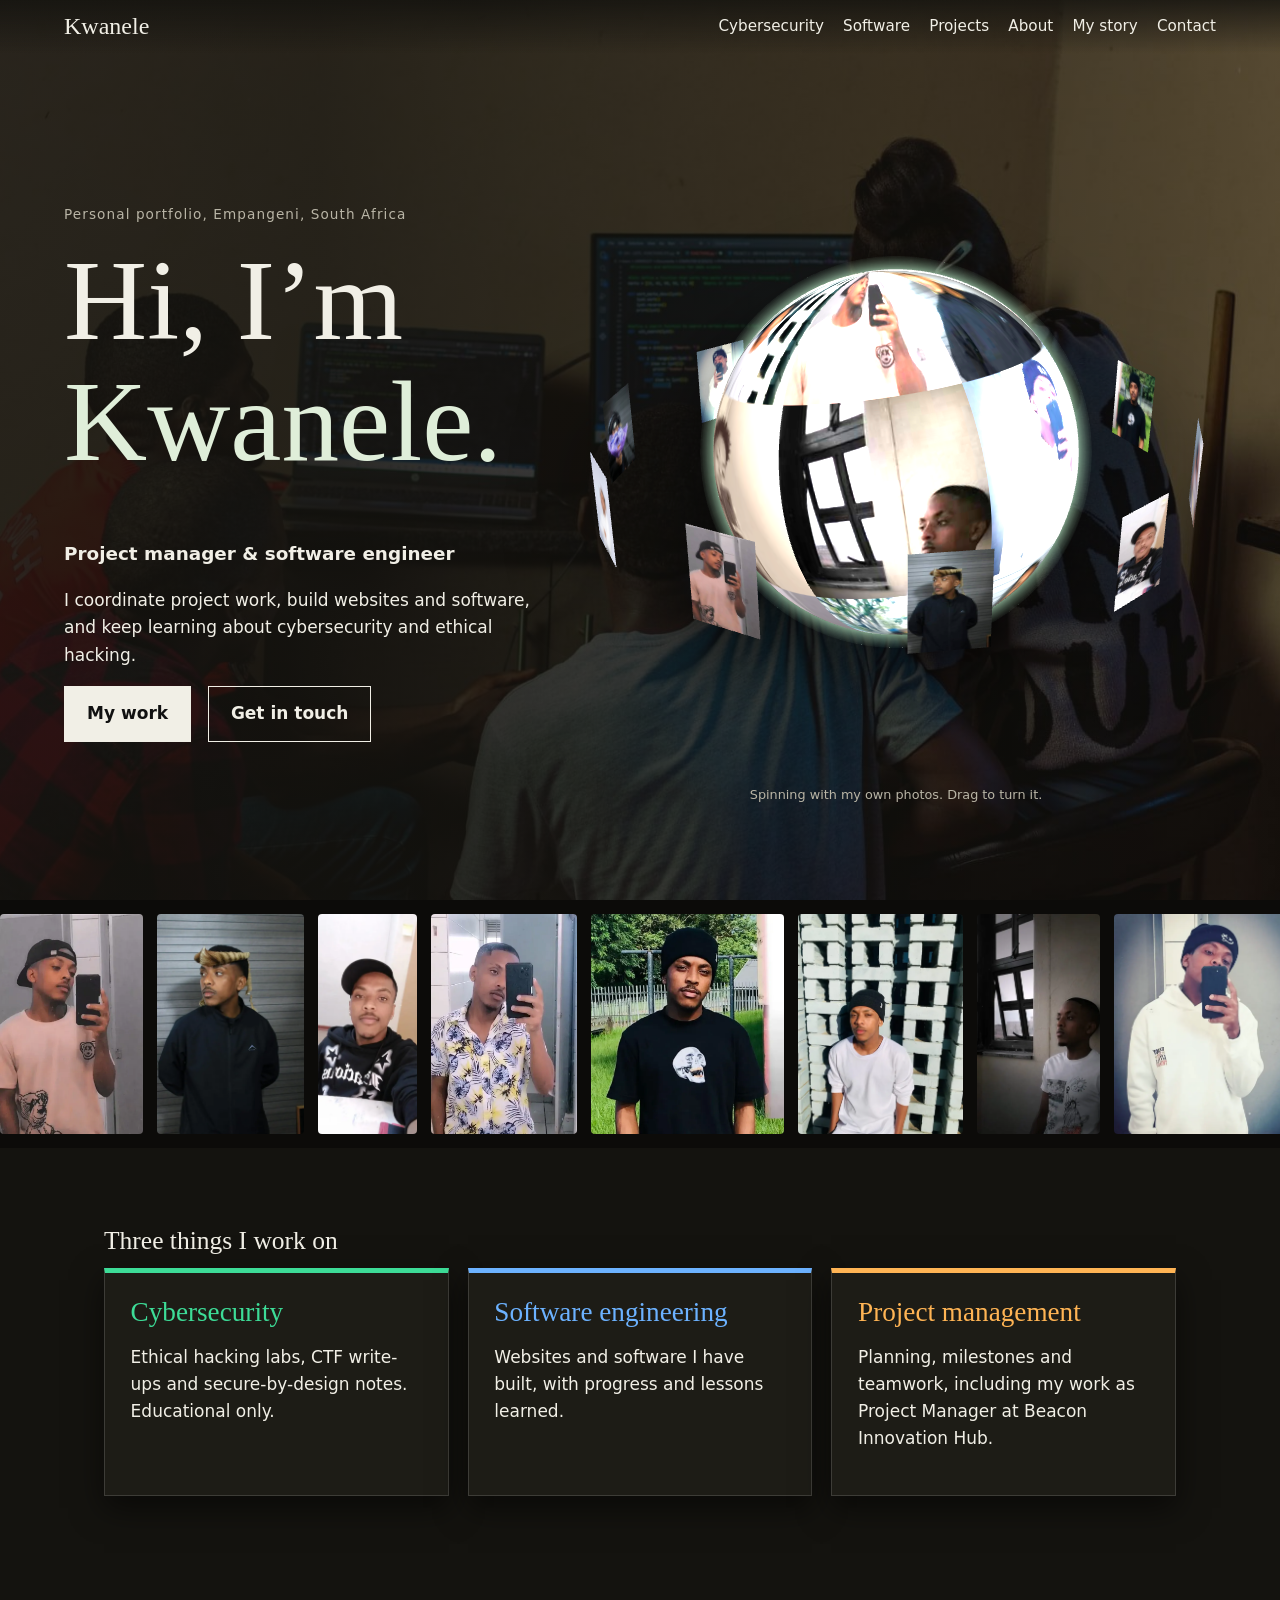
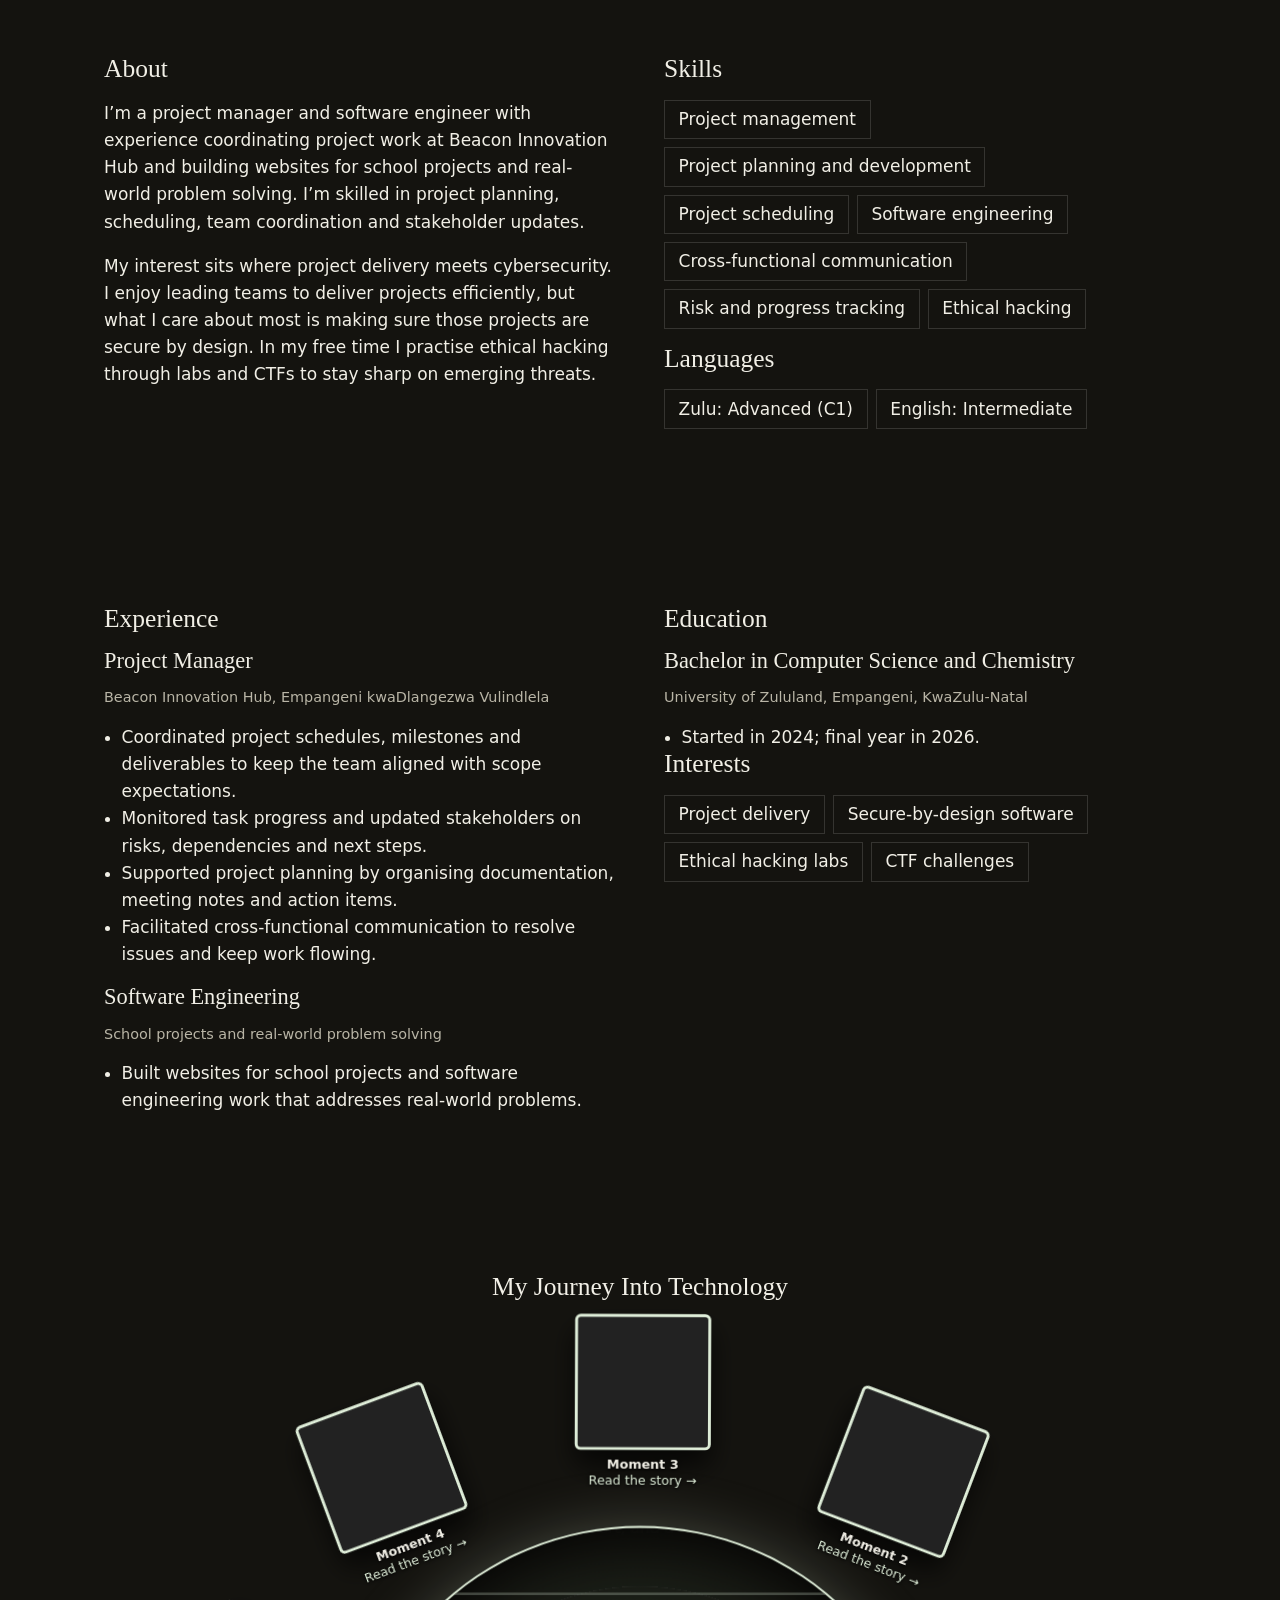
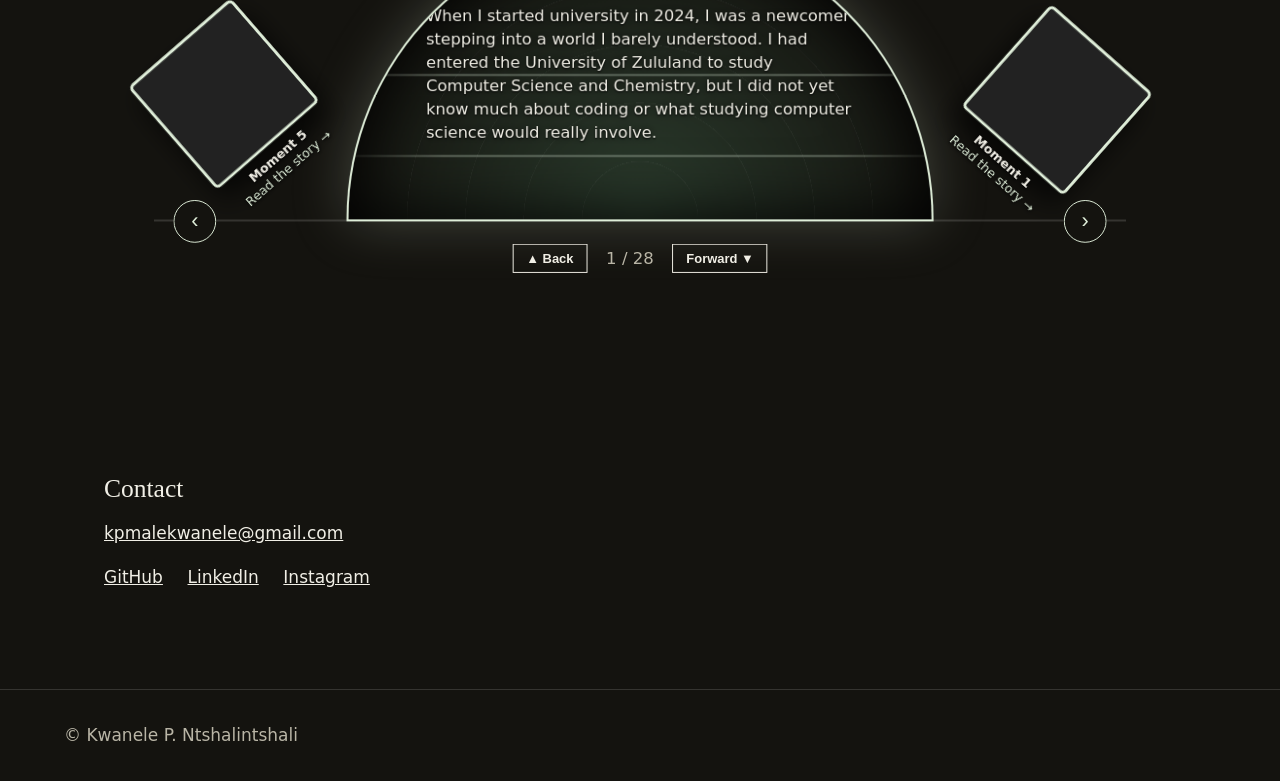
<file: index.html>
<!doctype html>
<html lang="en">
<head>
  <meta charset="utf-8">
  <meta name="viewport" content="width=device-width, initial-scale=1, viewport-fit=cover">
  <meta name="theme-color" content="#14130f">
  <meta name="description"
        content="Project manager, software engineer and ethical hacking learner in Empangeni, South Africa.">
  <link rel="icon" href="data:,">
  <title>Kwanele P. Ntshalintshali | Portfolio</title>

  <link rel="stylesheet" href="css/base.css">
  <link rel="stylesheet" href="css/background.css">
  <link rel="stylesheet" href="css/nav.css">
  <link rel="stylesheet" href="css/hero.css">
  <link rel="stylesheet" href="css/sections.css">
  <link rel="stylesheet" href="css/panels.css">
  <link rel="stylesheet" href="css/story.css">
  <link rel="stylesheet" href="css/mobile.css">
</head>

<body>
  <!-- Slowly drifting background (see css/background.css) -->
  <div class="bgfx" aria-hidden="true">
    <i class="bg-green"></i>
    <i class="bg-dark"></i>
    <i class="bg-photo"></i>
  </div>

  <a class="skip" href="#main">Skip to content</a>

  <!-- ================= TOP BAR ================= -->
  <header class="nav">
    <a class="brand" href="#/">Kwanele</a>
    <nav aria-label="Main">
      <a href="#/panel/cyber">Cybersecurity</a>
      <a href="#/panel/software">Software</a>
      <a href="#/panel/pm">Projects</a>
      <a href="#about">About</a>
      <a href="#timeline">My story</a>
      <a href="#contact">Contact</a>
    </nav>
  </header>

  <main id="main">

    <!-- ================= HOME ================= -->
    <div id="home">

      <!-- Hero -->
      <section class="hero">
        <div class="hero-copy">
          <p class="kicker">Personal portfolio, Empangeni, South Africa</p>
          <h1>Hi, I’m<br><span>Kwanele.</span></h1>
          <p class="role">Project manager &amp; software engineer</p>
          <p>
            I coordinate project work, build websites and software, and keep
            learning about cybersecurity and ethical hacking.
          </p>
          <p class="cta">
            <a class="btn" href="#panels">My work</a>
            <a class="btn ghost" href="#contact">Get in touch</a>
          </p>
        </div>

        <div class="globe-wrap">
          <div id="globe" role="img"
               aria-label="A spinning 3D globe covered in my photos, with photos orbiting it">
            <img src="assets/photos/01.webp" alt="Kwanele">
          </div>
          <noscript><p>Please enable JavaScript to see the 3D globe.</p></noscript>
          <p class="hint">Spinning with my own photos. Drag to turn it.</p>
        </div>
      </section>

      <!-- Photo strip -->
      <section class="strip" aria-label="Photos of Kwanele">
        <div class="track" id="track"></div>
      </section>

      <!-- The three panels -->
      <section id="panels" class="wrap">
        <h2>Three things I work on</h2>
        <div class="cards">
          <a class="card cyber" href="#/panel/cyber">
            <h3>Cybersecurity</h3>
            <p>Ethical hacking labs, CTF write-ups and secure-by-design notes. Educational only.</p>
          </a>
          <a class="card software" href="#/panel/software">
            <h3>Software engineering</h3>
            <p>Websites and software I have built, with progress and lessons learned.</p>
          </a>
          <a class="card pm" href="#/panel/pm">
            <h3>Project management</h3>
            <p>Planning, milestones and teamwork, including my work as Project Manager at Beacon Innovation Hub.</p>
          </a>
        </div>
      </section>

      <!-- About (filled by js/profile.js) -->
      <section id="about" class="wrap two">
        <div>
          <h2>About</h2>
          <div id="aboutText"></div>
        </div>
        <div>
          <h2>Skills</h2>
          <ul class="chips" id="skillsList"></ul>
          <h2>Languages</h2>
          <ul class="chips" id="langList"></ul>
        </div>
      </section>

      <!-- Experience and education (filled by js/profile.js) -->
      <section id="experience" class="wrap two">
        <div>
          <h2>Experience</h2>
          <div class="entries" id="expList"></div>
        </div>
        <div>
          <h2>Education</h2>
          <div class="entries" id="eduList"></div>
          <h2>Interests</h2>
          <ul class="chips" id="intList"></ul>
        </div>
      </section>

      <!-- My story: rolling half globe + moment cards (js/journey.js) -->
      <section id="timeline" class="wrap journey">
        <h2 id="jTitle">My story</h2>
        <div id="jStage"></div>
        <div class="sr-only" id="jFull"></div>
      </section>

      <!-- Contact -->
      <section id="contact" class="wrap">
        <h2>Contact</h2>
        <p><a href="mailto:kpmalekwanele@gmail.com">kpmalekwanele@gmail.com</a></p>
        <p class="links">
          <a href="https://github.com/kaypee-byte" rel="noopener">GitHub</a>
          <a href="https://www.linkedin.com/in/mr-kwanele-p-ntshalintshali-8764363b4/"
             rel="noopener">LinkedIn</a>
          <a href="https://www.instagram.com/kai_m3ch/" rel="noopener">Instagram</a>
        </p>
      </section>
    </div>

    <!-- Panel, post and moment pages are drawn here (js/views.js) -->
    <section id="view" class="wrap" hidden></section>
  </main>

  <footer>© Kwanele P. Ntshalintshali</footer>

  <!-- ================= PHONE TOOLBAR ================= -->
  <nav class="toolbar" id="toolbar" aria-label="Quick navigation">
    <a href="#/" data-nav="home">
      <svg viewBox="0 0 24 24" aria-hidden="true"><path d="M3 11l9-8 9 8M5 10v10h14V10"/></svg>
      <span>Home</span>
    </a>
    <a href="#/panel/cyber" data-nav="cyber">
      <svg viewBox="0 0 24 24" aria-hidden="true"><path d="M12 3l8 3v6c0 5-3.5 8-8 9-4.5-1-8-4-8-9V6z"/></svg>
      <span>Cyber</span>
    </a>
    <a href="#/panel/software" data-nav="software">
      <svg viewBox="0 0 24 24" aria-hidden="true"><path d="M8 8l-5 4 5 4M16 8l5 4-5 4M14 5l-4 14"/></svg>
      <span>Software</span>
    </a>
    <a href="#/panel/pm" data-nav="pm">
      <svg viewBox="0 0 24 24" aria-hidden="true"><path d="M3 8h18v12H3zM9 8V5h6v3M3 13h18"/></svg>
      <span>Projects</span>
    </a>
    <button type="button" id="menuBtn" data-nav="more"
            aria-expanded="false" aria-controls="sheet">
      <svg viewBox="0 0 24 24" aria-hidden="true"><path d="M4 7h16M4 12h16M4 17h16"/></svg>
      <span>Menu</span>
    </button>
  </nav>

  <!-- Menu sheet: every page and link -->
  <div class="sheet" id="sheet" role="dialog" aria-label="All pages" aria-hidden="true">
    <div class="sheet-backdrop" data-close></div>
    <div class="sheet-panel">
      <button type="button" class="sheet-close" data-close aria-label="Close menu">✕</button>
      <h2>Menu</h2>
      <ul class="sheet-links">
        <li><a href="#/">Home</a></li>
        <li><a class="cyber" href="#/panel/cyber">Cybersecurity</a></li>
        <li><a class="software" href="#/panel/software">Software</a></li>
        <li><a class="pm" href="#/panel/pm">Projects</a></li>
        <li><a href="#about">About</a></li>
        <li><a href="#experience">Experience</a></li>
        <li><a href="#timeline">My story</a></li>
        <li><a href="#contact">Contact</a></li>
      </ul>
      <div class="sheet-social">
        <a href="https://github.com/kaypee-byte" rel="noopener">GitHub</a>
        <a href="https://www.linkedin.com/in/kwanele-ntshalintshali-8764363b4" rel="noopener">LinkedIn</a>
        <a href="https://www.instagram.com/kai_m3ch/" rel="noopener">Instagram</a>
        <a href="mailto:kpmalekwanele@gmail.com">Email</a>
      </div>
    </div>
  </div>

  <!-- Optional: show your own video on the hero globe (see README) -->
  <!-- <script>window.SITE_VIDEO = "assets/video/hero.mp4";</script> -->

  <!-- Libraries and data -->
  <script src="assets/vendor/three.min.js"></script>
  <script src="config.js"></script>
  <script src="assets/photos-data.js"></script>
  <script src="js/defaults.js"></script>
  <script src="js/moments-data.js"></script>

  <!-- Site code (order matters) -->
  <script src="js/utils.js"></script>
  <script src="js/transparent.js"></script>
  <script src="js/data.js"></script>
  <script src="js/photo-strip.js"></script>
  <script src="js/hero-globe.js"></script>
  <script src="js/profile.js"></script>
  <script src="js/moments.js"></script>
  <script src="js/story-dome.js"></script>
  <script src="js/journey.js"></script>
  <script src="js/views.js"></script>
  <script src="js/toolbar.js"></script>
  <script src="js/main.js"></script>
</body>
</html>
</file>
<file: css/base.css>
/* ==========================================================
   BASE: colours, reset, typography, buttons, small helpers
   ========================================================== */

:root {
  --bg: #14130f;
  --card: #1d1c16;
  --ink: #f1efe6;
  --mute: #b9b5a6;
  --line: #ffffff24;
  --sage: #dfeed9;
  --cyber: #3ddc97;
  --software: #6cb2ff;
  --pm: #ffb454;
  --a: var(--sage); /* accent colour of the current panel */
  color-scheme: dark;
}

* {
  box-sizing: border-box;
}

html {
  scroll-behavior: smooth;
  scroll-padding-top: 70px;
}

body {
  margin: 0;
  background: var(--bg);
  color: var(--ink);
  font: 17px/1.6 "Source Sans 3", system-ui, sans-serif;
}

h1,
h2,
h3,
.brand {
  font-family: "Newsreader", Georgia, serif;
  font-weight: 500;
  line-height: 1.05;
  margin: 0 0 0.5em;
}

a {
  color: inherit;
}

a:focus-visible,
button:focus-visible {
  outline: 3px solid var(--sage);
  outline-offset: 3px;
}

/* ---------- Accessibility helpers ---------- */

.skip {
  position: absolute;
  left: -999px;
}

.skip:focus {
  left: 8px;
  top: 8px;
  background: #fff;
  color: #000;
  padding: 8px;
  z-index: 99;
}

.sr-only {
  position: absolute;
  width: 1px;
  height: 1px;
  overflow: hidden;
  clip: rect(0 0 0 0);
  white-space: nowrap;
}

/* ---------- Buttons ---------- */

.btn {
  display: inline-block;
  padding: 0.8em 1.3em;
  background: var(--ink);
  color: #111;
  text-decoration: none;
  font-weight: 600;
  border: 1px solid var(--ink);
  margin-right: 0.7rem;
  transition: transform 0.2s;
  cursor: pointer;
}

.btn.ghost {
  background: transparent;
  color: var(--ink);
}

.btn:hover {
  transform: translateY(-3px);
}

/* ---------- Small text styles ---------- */

.meta {
  color: var(--mute);
  font-size: 0.9rem;
}

.note {
  background: #ffffff10;
  padding: 0.8rem 1rem;
  border-left: 4px solid var(--a);
}

.badge {
  border: 1px solid var(--a);
  color: var(--a);
  padding: 0 0.5em;
  font-size: 0.8rem;
}

.ph {
  border: 1px dashed var(--pm);
  color: var(--pm);
  padding: 0.3em 0.6em;
}

/* ---------- Panel accent colours ---------- */

.cyber { --a: var(--cyber); }
.software { --a: var(--software); }
.pm { --a: var(--pm); }

/* ---------- Respect "reduce motion" ---------- */

@media (prefers-reduced-motion: reduce) {
  * {
    animation: none !important;
    transition: none !important;
    scroll-behavior: auto !important;
  }
}
</file>
<file: css/background.css>
/* ==========================================================
   BACKGROUND: a very slow, seamless drift between the colours
   and the team photo that the site already uses.
   Every animation starts and ends on the same state, so the
   loop never jumps, flashes or resets.
   ========================================================== */

.bgfx {
  position: fixed;
  inset: 0;
  z-index: -1;
  pointer-events: none;
  overflow: hidden;
  background: #14130f;
}

.bgfx i {
  position: absolute;
  inset: -12%;
  opacity: 0;
  will-change: opacity, transform;
}

.bg-green {
  background: radial-gradient(ellipse at 18% 25%, #2c3d2e 0, transparent 62%);
  animation: bg-drift 80s ease-in-out infinite;
}

.bg-dark {
  background:
    radial-gradient(ellipse at 85% 75%, #1d1c16 0, transparent 60%),
    radial-gradient(ellipse at 50% 100%, #0c0b09 0, transparent 55%);
  animation: bg-drift 80s ease-in-out -40s infinite;
}

.bg-photo {
  background: url(../assets/team.jpg) center / cover;
  filter: blur(10px) saturate(0.7);
  animation: bg-photo 80s ease-in-out -20s infinite;
}

@keyframes bg-drift {
  0%, 100% {
    opacity: 0;
    transform: translate3d(-3%, -2%, 0) scale(1);
  }
  50% {
    opacity: 0.85;
    transform: translate3d(3%, 2%, 0) scale(1.1);
  }
}

@keyframes bg-photo {
  0%, 100% { opacity: 0; }
  50% { opacity: 0.1; }
}
</file>
<file: css/nav.css>
/* ==========================================================
   NAVIGATION: top bar (all screens) + bottom toolbar (phones)
   ========================================================== */

/* ---------- Top bar ---------- */

.nav {
  position: fixed;
  inset: 0 0 auto;
  z-index: 20;
  display: flex;
  justify-content: space-between;
  align-items: center;
  padding: 14px 5vw;
  background: linear-gradient(#14130fcc, #14130f00);
}

.nav nav {
  display: flex;
  gap: 1.2rem;
  flex-wrap: wrap;
  font-size: 0.95rem;
}

.nav a {
  text-decoration: none;
}

.brand {
  font-size: 1.5rem;
  margin: 0;
}

/* ---------- Bottom toolbar (hidden on large screens) ---------- */

.toolbar,
.sheet {
  display: none;
}

@media (max-width: 760px) {
  .nav {
    background: #14130ff2;
    border-bottom: 1px solid var(--line);
    backdrop-filter: blur(8px);
  }

  .nav nav {
    display: none;
  }

  .toolbar {
    position: fixed;
    left: 0;
    right: 0;
    bottom: 0;
    z-index: 40;
    display: grid;
    grid-template-columns: repeat(5, 1fr);
    padding: 6px 4px calc(6px + env(safe-area-inset-bottom));
    background: #14130ff4;
    border-top: 1px solid var(--line);
    backdrop-filter: blur(8px);
  }

  .toolbar a,
  .toolbar button {
    position: relative;
    display: flex;
    flex-direction: column;
    align-items: center;
    justify-content: center;
    gap: 3px;
    min-height: 54px;
    padding: 4px 0;
    border: 0;
    background: none;
    color: var(--mute);
    font: 600 11px/1.1 "Source Sans 3", system-ui, sans-serif;
    text-decoration: none;
    cursor: pointer;
  }

  .toolbar svg {
    width: 24px;
    height: 24px;
    fill: none;
    stroke: currentColor;
    stroke-width: 1.8;
    stroke-linecap: round;
    stroke-linejoin: round;
  }

  .toolbar [aria-current="page"] {
    color: var(--a);
  }

  .toolbar [aria-current="page"]::before {
    content: "";
    position: absolute;
    top: -7px;
    width: 28px;
    height: 3px;
    border-radius: 2px;
    background: var(--a);
  }

  .toolbar [data-nav="home"] { --a: var(--sage); }
  .toolbar [data-nav="more"] { --a: var(--sage); }
  .toolbar [data-nav="cyber"] { --a: var(--cyber); }
  .toolbar [data-nav="software"] { --a: var(--software); }
  .toolbar [data-nav="pm"] { --a: var(--pm); }
}

/* ---------- Menu sheet (slides up from the toolbar) ---------- */

@media (max-width: 760px) {
  .sheet {
    display: block;
    position: fixed;
    inset: 0;
    z-index: 50;
    visibility: hidden;
    pointer-events: none;
    transition: visibility 0s 0.28s;
  }

  .sheet.open {
    visibility: visible;
    pointer-events: auto;
    transition-delay: 0s;
  }

  .sheet-backdrop {
    position: absolute;
    inset: 0;
    background: #000a;
    opacity: 0;
    transition: opacity 0.28s;
  }

  .sheet.open .sheet-backdrop {
    opacity: 1;
  }

  .sheet-panel {
    position: absolute;
    left: 0;
    right: 0;
    bottom: 0;
    max-height: 85vh;
    overflow-y: auto;
    padding: 20px 5vw calc(24px + env(safe-area-inset-bottom));
    background: var(--card);
    border-top: 2px solid var(--sage);
    border-radius: 18px 18px 0 0;
    transform: translateY(100%);
    transition: transform 0.28s ease-out;
  }

  .sheet.open .sheet-panel {
    transform: translateY(0);
  }

  .sheet h2 {
    font-size: 1.6rem;
  }

  .sheet-close {
    position: absolute;
    top: 12px;
    right: 4vw;
    width: 44px;
    height: 44px;
    border: 1px solid var(--line);
    border-radius: 50%;
    background: none;
    color: var(--ink);
    font-size: 1.1rem;
    cursor: pointer;
  }

  .sheet-links {
    display: grid;
    grid-template-columns: 1fr 1fr;
    gap: 10px;
    margin: 0 0 18px;
    padding: 0;
    list-style: none;
  }

  .sheet-links a {
    display: block;
    padding: 14px;
    border: 1px solid var(--line);
    border-left: 4px solid var(--a, var(--sage));
    text-decoration: none;
    font-weight: 600;
    background: #ffffff08;
  }

  .sheet-links .cyber { --a: var(--cyber); }
  .sheet-links .software { --a: var(--software); }
  .sheet-links .pm { --a: var(--pm); }

  .sheet-social {
    display: flex;
    flex-wrap: wrap;
    gap: 8px;
  }

  .sheet-social a {
    padding: 8px 14px;
    border: 1px solid var(--line);
    border-radius: 999px;
    text-decoration: none;
    font-size: 0.95rem;
  }

  body.sheet-open {
    overflow: hidden;
  }
}
</file>
<file: css/hero.css>
/* ==========================================================
   HERO: introduction, spinning photo globe, photo strip
   ========================================================== */

.hero {
  min-height: 100svh;
  display: grid;
  grid-template-columns: 1.1fr 1fr;
  align-items: center;
  gap: 2rem;
  padding: 110px 5vw 60px;
  background:
    linear-gradient(90deg, #14130fe6 25%, #14130f99),
    url(../assets/team.jpg) center / cover;
}

.kicker {
  font-size: 0.85rem;
  letter-spacing: 0.08em;
  color: var(--mute);
}

.hero h1 {
  font-size: clamp(3.4rem, 9vw, 7.5rem);
}

.hero h1 span {
  color: var(--sage);
}

.role {
  font-weight: 600;
  font-size: 1.15rem;
}

.hero-copy p {
  max-width: 34em;
}

/* ---------- Spinning globe (three.js) ---------- */

.globe-wrap {
  display: grid;
  justify-items: center;
}

#globe {
  width: min(52vw, 640px);
  aspect-ratio: 1;
  cursor: grab;
  touch-action: pan-y;
  filter: drop-shadow(0 30px 40px #000a);
}

#globe canvas {
  width: 100% !important;
  height: 100% !important;
  display: block;
}

#globe img {
  width: 100%;
  height: 100%;
  object-fit: cover;
  border-radius: 50%;
}

.hint {
  font-size: 0.8rem;
  color: var(--mute);
}

/* ---------- Photo strip: moves right to left, forever ---------- */

.strip {
  overflow: hidden;
  background: #0c0b09;
  padding: 14px 0;
}

.track {
  display: flex;
  width: max-content;
  animation: slide 70s linear infinite;
}

.track img {
  height: 220px;
  width: auto;
  margin-right: 14px;
  border-radius: 4px;
  display: block;
}

@keyframes slide {
  to { transform: translateX(-50%); }
}

@media (prefers-reduced-motion: reduce) {
  .strip {
    overflow-x: auto;
  }
}
</file>
<file: css/sections.css>
/* ==========================================================
   SECTIONS: panels cards, about, experience, contact, footer
   ========================================================== */

.wrap {
  padding: 80px 5vw;
  max-width: 1200px;
  margin: auto;
}

.two {
  display: grid;
  grid-template-columns: 1fr 1fr;
  gap: 3rem;
}

/* ---------- The three panel cards ---------- */

.cards {
  display: grid;
  grid-template-columns: repeat(3, 1fr);
  gap: 1.2rem;
  perspective: 900px;
}

.card {
  display: block;
  padding: 1.6rem;
  min-height: 220px;
  text-decoration: none;
  border: 1px solid var(--line);
  border-top: 5px solid var(--a);
  background: var(--card);
  box-shadow: 0 12px 30px #0008;
  transform: rotateX(var(--rx, 0)) rotateY(var(--ry, 0));
  transition: transform 0.15s, box-shadow 0.2s;
}

.card:hover {
  box-shadow: 0 22px 40px #000c;
}

.card h3 {
  color: var(--a);
  font-size: 1.7rem;
}

/* ---------- About / skills / experience ---------- */

.chips {
  list-style: none;
  padding: 0;
  display: flex;
  flex-wrap: wrap;
  gap: 0.5rem;
}

.chips li {
  border: 1px solid var(--line);
  padding: 0.3em 0.8em;
}

.entries h3 {
  font-size: 1.4rem;
  margin: 1rem 0 0.2rem;
}

.entries ul {
  margin: 0.4rem 0 0;
  padding-left: 1.1rem;
}

/* ---------- Contact and footer ---------- */

.links a {
  margin-right: 1.2rem;
}

footer {
  padding: 2rem 5vw;
  color: var(--mute);
  border-top: 1px solid var(--line);
}
</file>
<file: css/panels.css>
/* ==========================================================
   PANEL, POST AND MOMENT PAGES
   ========================================================== */

#view {
  padding-top: 110px;
  min-height: 80vh;
  border-top: 6px solid var(--a);
}

#view h1 {
  color: var(--a);
  font-size: clamp(2.4rem, 6vw, 4rem);
}

.posts {
  display: grid;
  grid-template-columns: repeat(auto-fill, minmax(260px, 1fr));
  gap: 1.2rem;
}

.post {
  padding: 1rem;
  text-decoration: none;
  background: var(--card);
  border: 1px solid var(--line);
  border-top: 4px solid var(--a);
}

.post img,
.media img,
.media video {
  width: 100%;
  border-radius: 4px;
  display: block;
  margin: 0.6rem 0;
}

.story p {
  max-width: 46em;
  font-size: 1.1rem;
}
</file>
<file: css/story.css>
/* ==========================================================
   MY STORY: the rolling half globe + the moment cards
   Two layouts share the same parts:
   .stage.desktop (1000 x 620)   .stage.phone (360 x 250)
   ========================================================== */

.journey {
  max-width: 1100px;
  overflow: hidden; /* clips the fixed-size stage layout, never the visible cards */
}

.journey h2 {
  text-align: center;
}

#jStage {
  position: relative;
  width: 100%;
}

#jScale {
  margin: 0 auto;
  transform-origin: 0 0;
}

.stage {
  position: relative;
  touch-action: pan-y;
  user-select: none;
}

.stage.desktop { width: 1000px; height: 620px; }
.stage.phone { width: 360px; height: 250px; }

/* ---------- Half globe ---------- */

.dome {
  position: absolute;
  overflow: hidden;
  cursor: grab;
  touch-action: none;
  border-radius: var(--domer) var(--domer) 0 0;
  background-color: var(--bg);
  background-image:
    repeating-radial-gradient(circle at 50% 100%, transparent 0 59px, #ffffff10 60px),
    radial-gradient(ellipse at 50% 100%, #2c3d2e, #14130f 75%);
  box-shadow:
    inset 0 0 70px #000,
    0 0 0 2px var(--sage),
    0 0 60px #dfeed940;
}

.floor {
  position: absolute;
  left: 0;
  right: 0;
  border-top: 2px solid var(--line);
}

/* Desktop sizes */
.stage.desktop .dome {
  left: 200px;
  top: 220px;
  width: 600px;
  height: 300px;
  --domer: 300px;
  --domew: 640px;
  --segw: 440px;
  --segh: 190px;
  --segtop: 50%;
  --font: 16.5px;
}

.stage.desktop .floor { top: 520px; }
.stage.desktop .ctrl { top: 545px; }

/* Phone sizes */
.stage.phone .dome {
  left: 0;
  top: 6px;
  width: 360px;
  height: 180px;
  --domer: 180px;
  --domew: 400px;
  --segw: 240px;
  --segh: 104px;
  --segtop: 56%;
  --font: 13.5px;
  background-image:
    repeating-radial-gradient(circle at 50% 100%, transparent 0 35px, #ffffff10 36px),
    radial-gradient(ellipse at 50% 100%, #2c3d2e, #14130f 75%);
}

.stage.phone .floor { top: 186px; }
.stage.phone .ctrl { top: 200px; }

/* ---------- Surface lines (they roll with the words) ---------- */

.bands {
  position: absolute;
  inset: 0;
  transform-style: preserve-3d;
  transform-origin: 50% var(--segtop, 50%);
}

.band {
  position: absolute;
  left: 50%;
  top: var(--segtop, 50%);
  width: var(--domew);
  height: 3px;
  margin: -1px 0 0 calc(var(--domew) / -2);
  backface-visibility: hidden;
  opacity: 0.25;
  background: linear-gradient(90deg, transparent, #dfeed9 18%, #dfeed9 82%, transparent);
}

/* ---------- Words on the globe ---------- */

.drum {
  position: absolute;
  inset: 0;
  transform-style: preserve-3d;
}

.seg {
  position: absolute;
  left: 50%;
  top: var(--segtop, 50%);
  width: var(--segw);
  height: var(--segh);
  margin: calc(var(--segh) / -2) 0 0 calc(var(--segw) / -2);
  display: flex;
  align-items: center;
  font-size: var(--font);
  line-height: 1.45;
  text-align: left;
  color: var(--ink);
  backface-visibility: hidden;
  text-shadow: 0 1px 2px #000, 0 0 10px #000c;
}

/* ---------- Back / position / forward ---------- */

.ctrl {
  position: absolute;
  left: 0;
  right: 0;
  display: flex;
  justify-content: center;
  align-items: center;
  gap: 1.2rem;
  color: var(--mute);
}

.ctrl .btn {
  margin: 0;
  padding: 0.5em 1em;
}

/* ---------- Moment cards around the globe ---------- */

.moment {
  position: absolute;
  display: block;
  width: 140px;
  cursor: pointer;
  text-decoration: none;
  transform: translate(-50%, -50%) rotate(var(--r, 0deg));
}

.moment .in {
  display: block;
  transition: transform 0.25s;
}

.moment:hover .in,
.moment:focus-visible .in {
  transform: translateY(-10px) scale(1.07);
}

.thumb {
  display: block;
  width: 140px;
  height: 140px;
  overflow: hidden;
  background: #222;
  border: 3px solid var(--sage);
  border-radius: 6px;
  box-shadow: 0 16px 28px #000b;
}

.thumb img,
.thumb video {
  width: 100%;
  height: 100%;
  object-fit: cover;
  display: block;
  margin: 0;
  border-radius: 0;
}

.moment img,
.moment video {
  pointer-events: none;
  -webkit-user-drag: none;
}

.nothumb {
  display: grid;
  place-items: center;
  height: 100%;
}

.more {
  display: block;
  margin-top: 0.45rem;
  text-align: center;
  font-size: 0.82rem;
  line-height: 1.25;
  color: var(--sage);
  text-shadow: 0 1px 3px #000, 0 0 8px #000a;
}

.more b {
  display: block;
  font-weight: 600;
  color: var(--ink);
}

.arcbtn {
  position: absolute;
  top: 500px;
  width: 44px;
  height: 44px;
  border-radius: 50%;
  border: 1px solid var(--sage);
  background: var(--bg);
  color: var(--sage);
  font-size: 1.4rem;
  cursor: pointer;
}

.arcbtn.l { left: 20px; }
.arcbtn.r { right: 20px; }

/* ---------- Phone: swipeable strip of cards under the globe ---------- */

.strip-row {
  display: flex;
  gap: 1rem;
  margin-top: 1.2rem;
  padding: 1.2rem 0;
  overflow-x: auto;
  scrollbar-width: none;
}

.strip-row::-webkit-scrollbar {
  display: none;
}

.strip-row .moment {
  position: static;
  flex: 0 0 140px;
  width: 140px;
  transform: none;
}

/* ---------- Transparent-background media ---------- */
/* No frame; a light rim and soft shadow keep the subject visible. */

.thumb.keyed {
  overflow: visible;
  background: none;
  border-color: transparent;
  box-shadow: none;
}

.keyed-media {
  display: block;
  width: 100%;
  height: 100%;
  object-fit: cover;
  pointer-events: none;
  filter: drop-shadow(0 0 1.5px #dfeed9) drop-shadow(0 10px 14px #000c);
}

.media .keyed-media {
  height: auto;
  max-height: 80vh;
  margin: 0.6rem 0;
  object-fit: contain;
}
</file>
<file: css/mobile.css>
/* ==========================================================
   TABLETS AND PHONES
   (the bottom toolbar itself lives in nav.css)
   ========================================================== */

@media (max-width: 800px) {
  .hero,
  .two,
  .cards {
    grid-template-columns: 1fr;
  }

  #globe {
    width: min(80vw, 400px);
  }

  .track img {
    height: 150px;
  }
}

@media (max-width: 760px) {
  html {
    scroll-padding-top: 56px;
  }

  body {
    font-size: 16px;
    padding-bottom: calc(76px + env(safe-area-inset-bottom));
  }

  .nav {
    padding: 12px 5vw;
  }

  .hero {
    min-height: auto;
    gap: 1rem;
    padding: 84px 5vw 36px;
    background:
      linear-gradient(#14130fe6, #14130fcc),
      url(../assets/team.jpg) center / cover;
  }

  .hero h1 {
    font-size: clamp(3rem, 16vw, 4.5rem);
  }

  .cta {
    display: flex;
    gap: 0.7rem;
  }

  .cta .btn {
    flex: 1;
    margin: 0;
    text-align: center;
  }

  #globe {
    width: min(88vw, 380px);
  }

  .wrap {
    padding: 52px 5vw;
  }

  .two {
    gap: 1.5rem;
  }

  .card {
    min-height: 0;
  }

  #view {
    padding-top: 84px;
  }

  .links a {
    display: inline-block;
    padding: 0.4em 0;
  }
}
</file>
